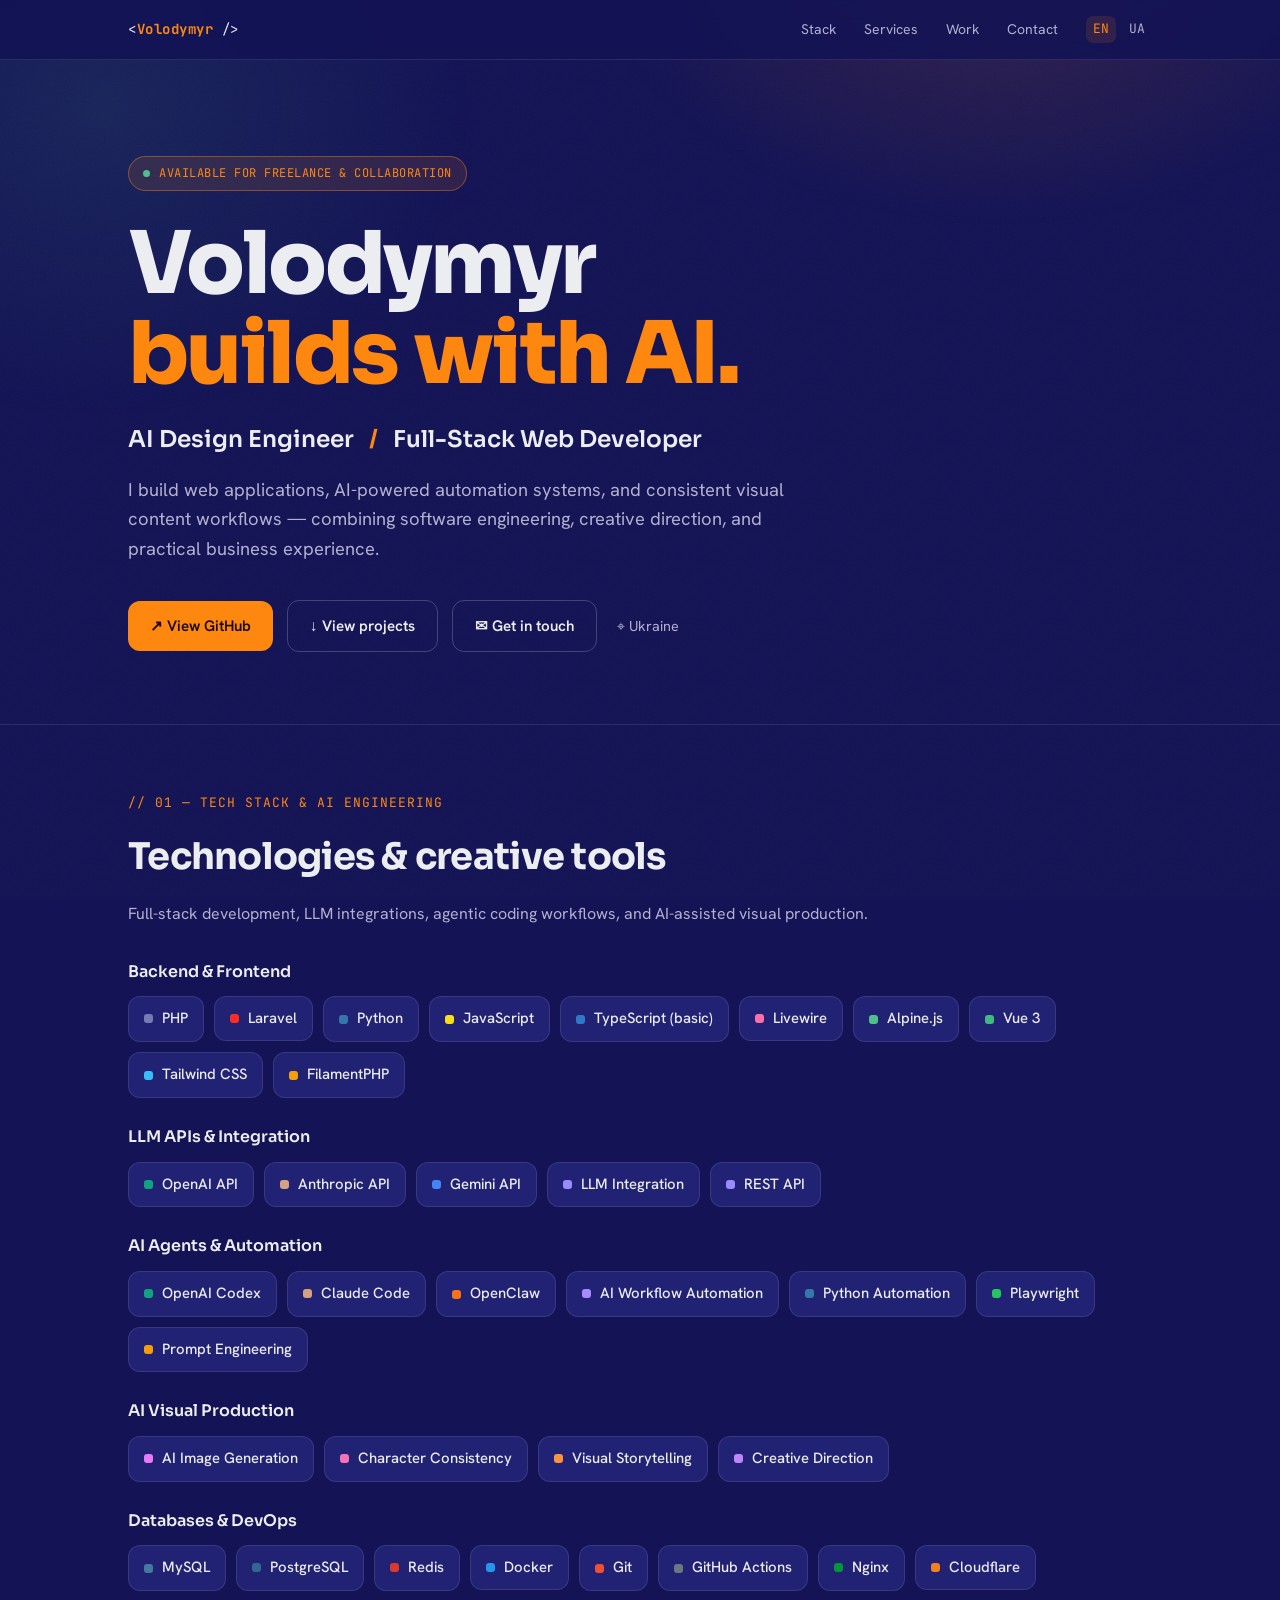
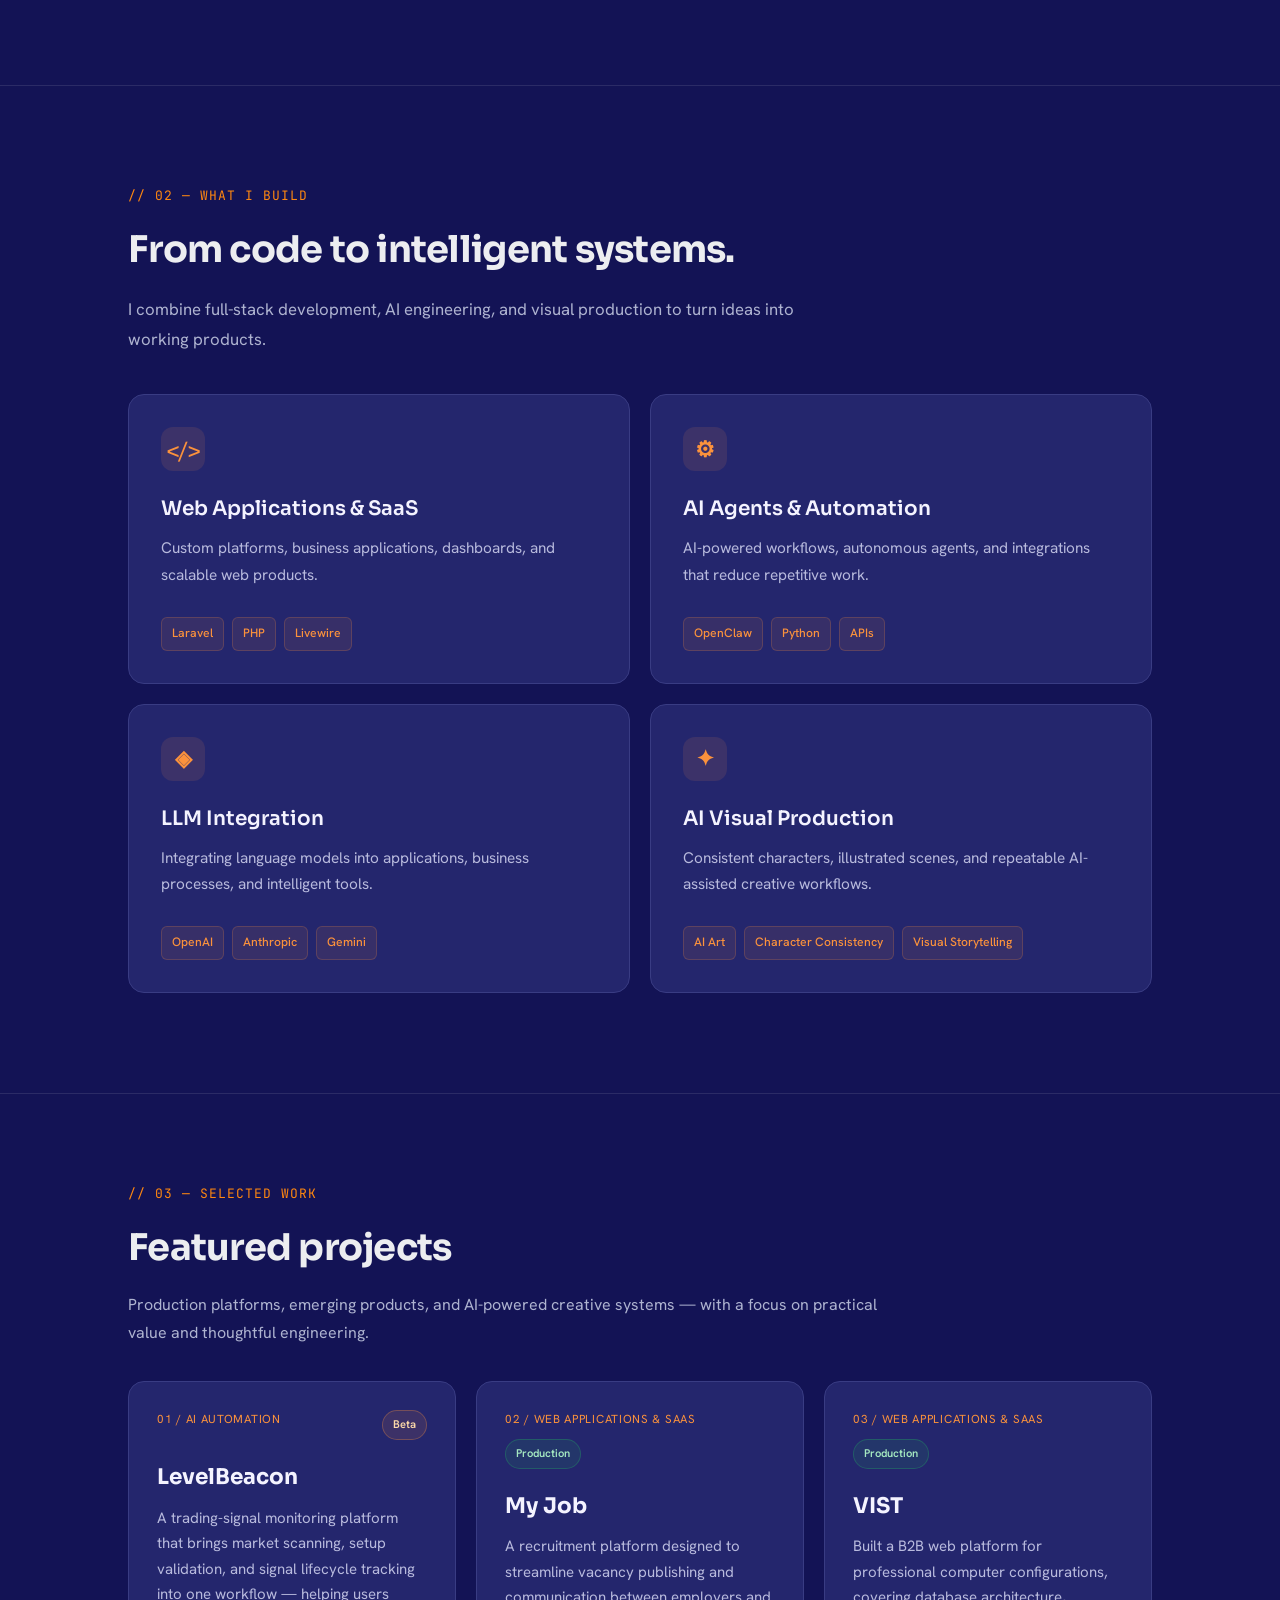
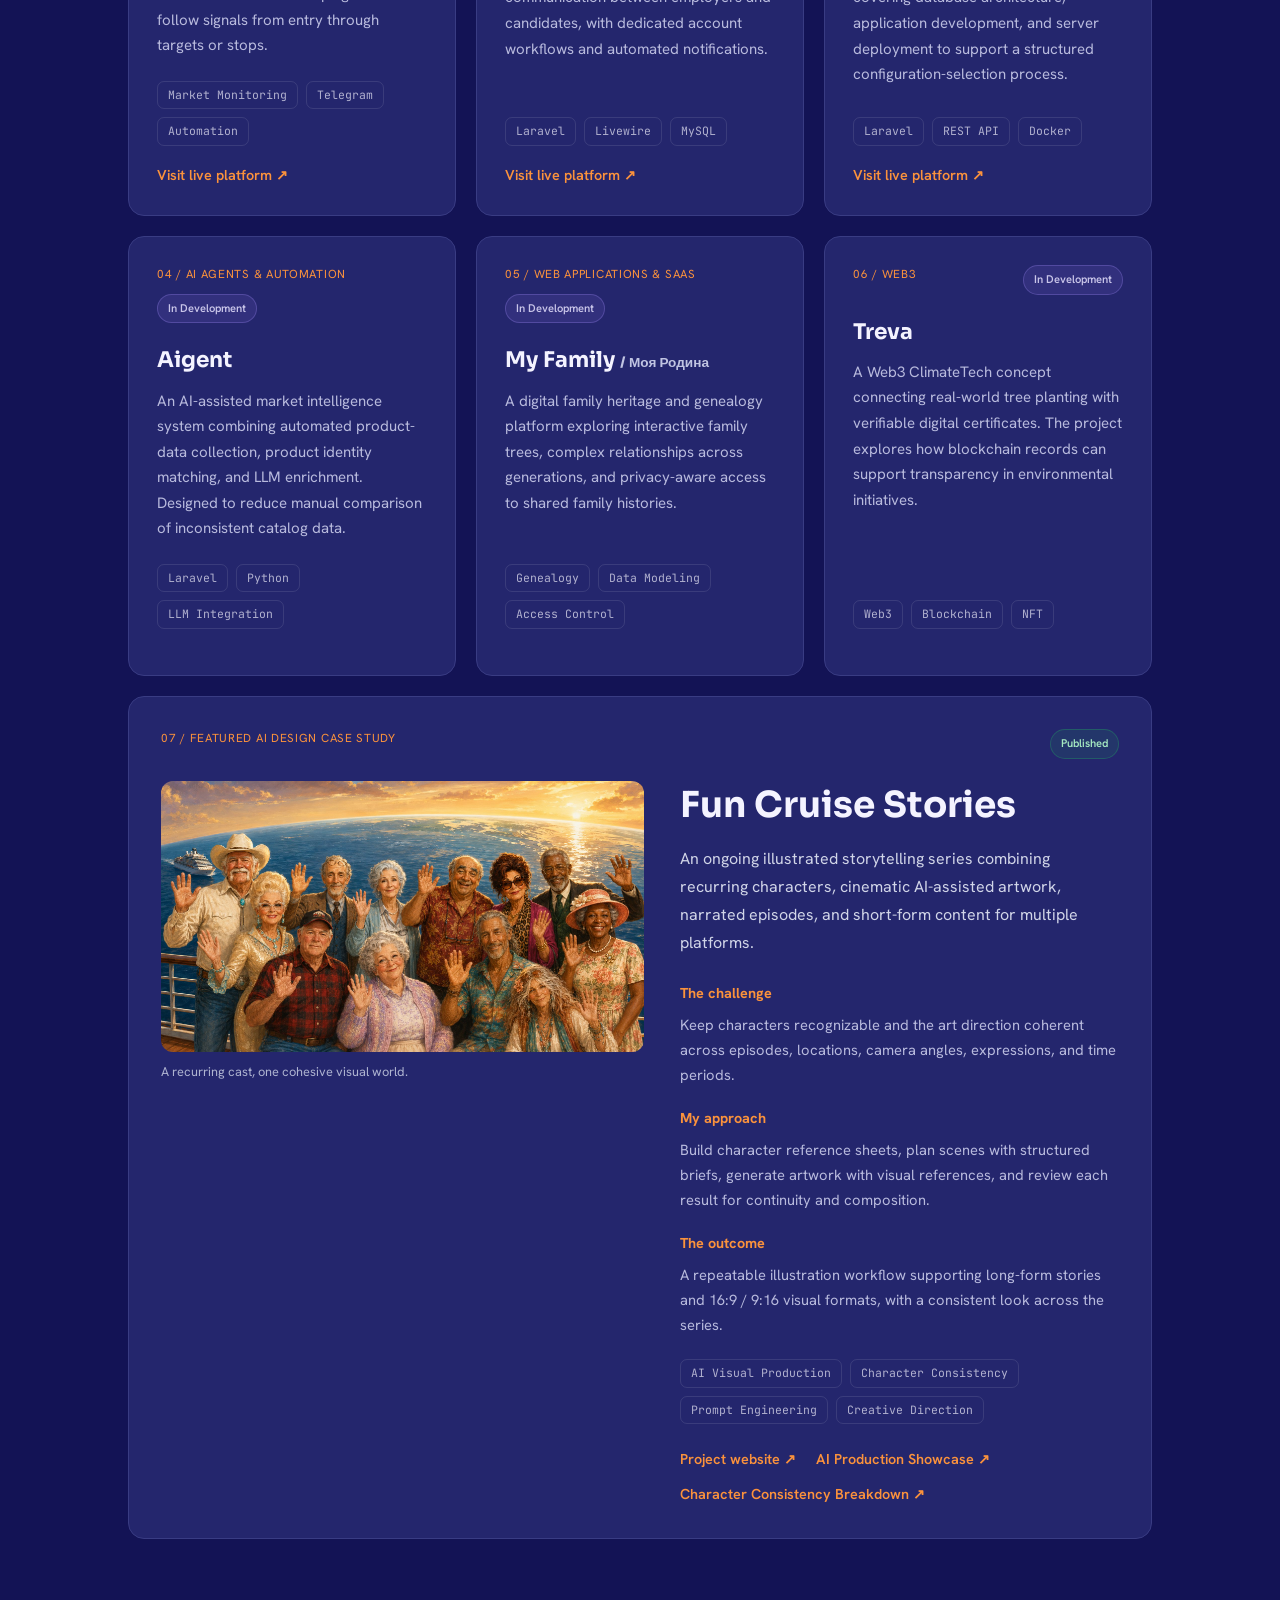
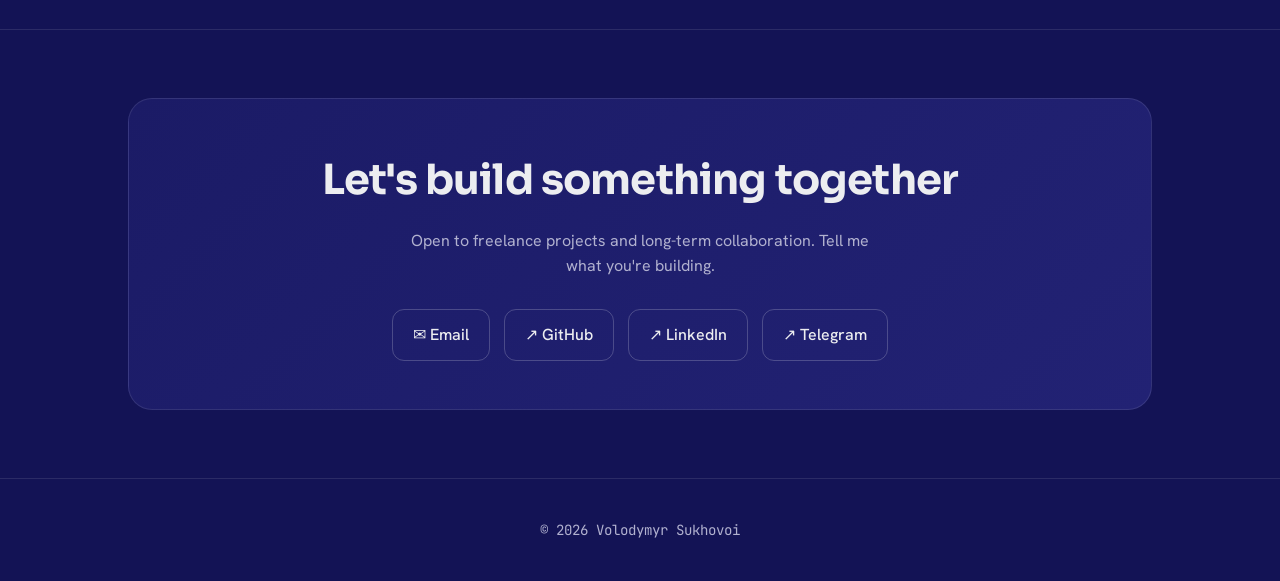
<file: index.html>
<!DOCTYPE html>
<html lang="en">
<head>
<meta charset="UTF-8" />
<meta name="viewport" content="width=device-width, initial-scale=1.0" />
<meta name="freelancehunt" content="3b744ae8a81d800" />
<meta name="description" content="Volodymyr Sukhovoi — AI Design Engineer and Full-Stack Web Developer. Laravel, Python, AI agents, automation, and visual production." />
<meta name="author" content="Volodymyr Sukhovoi" />
<title>Volodymyr Sukhovoi | AI Design Engineer &amp; Full-Stack Developer</title>
<link rel="canonical" href="https://vsukhovoi.github.io/" />
<link rel="alternate" hreflang="en" href="https://vsukhovoi.github.io/" />
<link rel="alternate" hreflang="uk" href="https://vsukhovoi.github.io/ua/" />
<link rel="alternate" hreflang="x-default" href="https://vsukhovoi.github.io/" />
<link rel="preconnect" href="https://fonts.googleapis.com" />
<link rel="preconnect" href="https://fonts.gstatic.com" crossorigin />
<link href="https://fonts.googleapis.com/css2?family=Sora:wght@400;600;700;800&family=Hanken+Grotesk:wght@400;500;600&family=JetBrains+Mono:wght@400;500&display=swap" rel="stylesheet" />
<link rel="stylesheet" href="style.css?v=202610191628" />
</head>
<body>
<nav><div class="nav-inner"><a href="#" class="logo">&lt;<b>Volodymyr</b> /&gt;</a><div class="nav-right"><div class="nav-links"><a href="#stack">Stack</a><a href="#services">Services</a><a href="#work">Work</a><a href="#contact">Contact</a></div><div class="lang"><a href="./" aria-current="page">EN</a><a href="ua/" hreflang="uk" lang="uk">UA</a></div></div></div></nav>
<header><div class="wrap">
<span class="eyebrow reveal d1"><span class="dot"></span> AVAILABLE FOR FREELANCE &amp; COLLABORATION</span>
<h1 class="reveal d2">Volodymyr<br><span class="accent">builds with AI.</span></h1>
<p class="role reveal d3">AI Design Engineer <span class="sep">/</span> Full-Stack Web Developer</p>
<p class="lead reveal d4">I build web applications, AI-powered automation systems, and consistent visual content workflows — combining software engineering, creative direction, and practical business experience.</p>
<div class="cta reveal d5"><a href="https://github.com/vsukhovoi" class="btn btn-primary" target="_blank" rel="noopener noreferrer">↗ View GitHub</a><a class="btn btn-ghost" href="#work">↓ View projects</a><a href="mailto:volodymyrsukhovoi@gmail.com" class="btn btn-ghost">✉ Get in touch</a><span class="meta-chip">⌖ Ukraine</span></div>
</div></header>
<section id="stack"><div class="wrap"><div class="sec-label">// 01 — TECH STACK &amp; AI ENGINEERING</div><h2 class="sec-title">Technologies &amp; creative tools</h2><p class="sec-intro">Full-stack development, LLM integrations, agentic coding workflows, and AI-assisted visual production.</p>
<div class="stack-group"><h3>Backend &amp; Frontend</h3><div class="stack">
<span class="chip"><i class="swatch" style="background:#777BB4"></i>PHP</span><span class="chip"><i class="swatch" style="background:#FF2D20"></i>Laravel</span><span class="chip"><i class="swatch" style="background:#3776AB"></i>Python</span><span class="chip"><i class="swatch" style="background:#F7DF1E"></i>JavaScript</span><span class="chip"><i class="swatch" style="background:#3178C6"></i>TypeScript (basic)</span><span class="chip"><i class="swatch" style="background:#FB70A9"></i>Livewire</span><span class="chip"><i class="swatch" style="background:#4FC08D"></i>Alpine.js</span><span class="chip"><i class="swatch" style="background:#42B883"></i>Vue 3</span><span class="chip"><i class="swatch" style="background:#38BDF8"></i>Tailwind CSS</span><span class="chip"><i class="swatch" style="background:#F59E0B"></i>FilamentPHP</span>
</div></div>
<div class="stack-group"><h3>LLM APIs &amp; Integration</h3><div class="stack">
<span class="chip"><i class="swatch" style="background:#10A37F"></i>OpenAI API</span><span class="chip"><i class="swatch" style="background:#D4A27F"></i>Anthropic API</span><span class="chip"><i class="swatch" style="background:#4285F4"></i>Gemini API</span><span class="chip"><i class="swatch" style="background:#9B8AFB"></i>LLM Integration</span><span class="chip"><i class="swatch" style="background:#9B8AFB"></i>REST API</span>
</div></div>
<div class="stack-group"><h3>AI Agents &amp; Automation</h3><div class="stack">
<span class="chip"><i class="swatch" style="background:#10A37F"></i>OpenAI Codex</span><span class="chip"><i class="swatch" style="background:#D4A27F"></i>Claude Code</span><span class="chip"><i class="swatch" style="background:#F97316"></i>OpenClaw</span><span class="chip"><i class="swatch" style="background:#A78BFA"></i>AI Workflow Automation</span><span class="chip"><i class="swatch" style="background:#3776AB"></i>Python Automation</span><span class="chip"><i class="swatch" style="background:#22C55E"></i>Playwright</span><span class="chip"><i class="swatch" style="background:#F59E0B"></i>Prompt Engineering</span>
</div></div>
<div class="stack-group"><h3>AI Visual Production</h3><div class="stack">
<span class="chip"><i class="swatch" style="background:#E879F9"></i>AI Image Generation</span><span class="chip"><i class="swatch" style="background:#F472B6"></i>Character Consistency</span><span class="chip"><i class="swatch" style="background:#FB923C"></i>Visual Storytelling</span><span class="chip"><i class="swatch" style="background:#C084FC"></i>Creative Direction</span>
</div></div>
<div class="stack-group"><h3>Databases &amp; DevOps</h3><div class="stack">
<span class="chip"><i class="swatch" style="background:#4479A1"></i>MySQL</span><span class="chip"><i class="swatch" style="background:#336791"></i>PostgreSQL</span><span class="chip"><i class="swatch" style="background:#DC382D"></i>Redis</span><span class="chip"><i class="swatch" style="background:#2496ED"></i>Docker</span><span class="chip"><i class="swatch" style="background:#F05032"></i>Git</span><span class="chip"><i class="swatch" style="background:#6E7681"></i>GitHub Actions</span><span class="chip"><i class="swatch" style="background:#009639"></i>Nginx</span><span class="chip"><i class="swatch" style="background:#F38020"></i>Cloudflare</span>
</div></div>
</div></section>
<section id="services" class="services-section">
  <div class="wrap">
    <div class="sec-label">// 02 — WHAT I BUILD</div>

    <h2 class="sec-title">From code to intelligent systems.</h2>

    <p class="services-intro">
      I combine full-stack development, AI engineering, and visual
      production to turn ideas into working products.
    </p>

    <div class="services-grid">

      <!-- 01: Web Applications &amp; SaaS -->
      <article class="service-card">
        <div class="service-icon" aria-hidden="true">
          &lt;/&gt;
        </div>

        <h3>Web Applications &amp; SaaS</h3>

        <p>
          Custom platforms, business applications, dashboards,
          and scalable web products.
        </p>

        <div class="service-tags">
          <span>Laravel</span>
          <span>PHP</span>
          <span>Livewire</span>
        </div>
      </article>

      <!-- 02: AI Agents &amp; Automation -->
      <article class="service-card">
        <div class="service-icon" aria-hidden="true">
          &#9881;&#xFE0E;
        </div>

        <h3>AI Agents &amp; Automation</h3>

        <p>
          AI-powered workflows, autonomous agents, and integrations
          that reduce repetitive work.
        </p>

        <div class="service-tags">
          <span>OpenClaw</span>
          <span>Python</span>
          <span>APIs</span>
        </div>
      </article>

      <!-- 03: LLM Integration -->
      <article class="service-card">
        <div class="service-icon" aria-hidden="true">
          &#9672;
        </div>

        <h3>LLM Integration</h3>

        <p>
          Integrating language models into applications,
          business processes, and intelligent tools.
        </p>

        <div class="service-tags">
          <span>OpenAI</span>
          <span>Anthropic</span>
          <span>Gemini</span>
        </div>
      </article>

      <!-- 04: AI Visual Production -->
      <article class="service-card">
        <div class="service-icon" aria-hidden="true">
          &#10022;
        </div>

        <h3>AI Visual Production</h3>

        <p>
          Consistent characters, illustrated scenes,
          and repeatable AI-assisted creative workflows.
        </p>

        <div class="service-tags">
          <span>AI Art</span>
          <span>Character Consistency</span>
          <span>Visual Storytelling</span>
        </div>
      </article>

    </div>
  </div>
</section>
<section class="work-section" id="work"><div class="wrap">
<div class="sec-label">// 03 — SELECTED WORK</div>
<h2 class="sec-title">Featured projects</h2>
<p class="work-intro">Production platforms, emerging products, and AI-powered creative systems — with a focus on practical value and thoughtful engineering.</p>
<div class="portfolio-grid">
<article class="portfolio-card"><div class="portfolio-card-top"><span class="num">01 / AI AUTOMATION</span><span class="project-status status-beta">Beta</span></div><h3>LevelBeacon</h3><p>A trading-signal monitoring platform that brings market scanning, setup validation, and signal lifecycle tracking into one workflow — helping users follow signals from entry through targets or stops.</p><div class="tags"><span class="tag">Market Monitoring</span><span class="tag">Telegram</span><span class="tag">Automation</span></div><a class="portfolio-link" href="https://levelbeacon.pp.ua/" rel="noopener noreferrer" target="_blank">Visit live platform ↗</a></article>
<article class="portfolio-card"><div class="portfolio-card-top"><span class="num">02 / WEB APPLICATIONS &amp; SAAS</span><span class="project-status status-live">Production</span></div><h3>My Job</h3><p>A recruitment platform designed to streamline vacancy publishing and communication between employers and candidates, with dedicated account workflows and automated notifications.</p><div class="tags"><span class="tag">Laravel</span><span class="tag">Livewire</span><span class="tag">MySQL</span></div><a class="portfolio-link" href="https://myjob.co.ua/" rel="noopener noreferrer" target="_blank">Visit live platform ↗</a></article>
<article class="portfolio-card"><div class="portfolio-card-top"><span class="num">03 / WEB APPLICATIONS &amp; SAAS</span><span class="project-status status-live">Production</span></div><h3>VIST</h3><p>Built a B2B web platform for professional computer configurations, covering database architecture, application development, and server deployment to support a structured configuration-selection process.</p><div class="tags"><span class="tag">Laravel</span><span class="tag">REST API</span><span class="tag">Docker</span></div><a class="portfolio-link" href="https://vist.net.ua/" rel="noopener noreferrer" target="_blank">Visit live platform ↗</a></article>
<article class="portfolio-card"><div class="portfolio-card-top"><span class="num">04 / AI AGENTS &amp; AUTOMATION</span><span class="project-status status-dev">In Development</span></div><h3>Aigent</h3><p>An AI-assisted market intelligence system combining automated product-data collection, product identity matching, and LLM enrichment. Designed to reduce manual comparison of inconsistent catalog data.</p><div class="tags"><span class="tag">Laravel</span><span class="tag">Python</span><span class="tag">LLM Integration</span></div></article>
<article class="portfolio-card"><div class="portfolio-card-top"><span class="num">05 / WEB APPLICATIONS &amp; SAAS</span><span class="project-status status-dev">In Development</span></div><h3>My Family <span class="portfolio-subtitle">/ Моя Родина</span></h3><p>A digital family heritage and genealogy platform exploring interactive family trees, complex relationships across generations, and privacy-aware access to shared family histories.</p><div class="tags"><span class="tag">Genealogy</span><span class="tag">Data Modeling</span><span class="tag">Access Control</span></div></article>
<article class="portfolio-card"><div class="portfolio-card-top"><span class="num">06 / WEB3</span><span class="project-status status-dev">In Development</span></div><h3>Treva</h3><p>A Web3 ClimateTech concept connecting real-world tree planting with verifiable digital certificates. The project explores how blockchain records can support transparency in environmental initiatives.</p><div class="tags"><span class="tag">Web3</span><span class="tag">Blockchain</span><span class="tag">NFT</span></div></article>
<article class="portfolio-card featured-ai-case"><div class="portfolio-card-top"><span class="num">07 / FEATURED AI DESIGN CASE STUDY</span><span class="project-status status-published">Published</span></div><div class="featured-case-layout"><div class="featured-case-visual"><img alt="Fun Cruise Stories: an ensemble of twelve recurring illustrated characters waving on a cruise ship deck at sunset" decoding="async" height="1080" loading="lazy" src="images/fun-cruise-stories-cover.jpg" width="1920"/><p class="image-caption">A recurring cast, one cohesive visual world.</p></div><div class="featured-case-content"><h3>Fun Cruise Stories</h3><p class="featured-case-lead">An ongoing illustrated storytelling series combining recurring characters, cinematic AI-assisted artwork, narrated episodes, and short-form content for multiple platforms.</p><div class="case-detail"><h4>The challenge</h4><p>Keep characters recognizable and the art direction coherent across episodes, locations, camera angles, expressions, and time periods.</p></div><div class="case-detail"><h4>My approach</h4><p>Build character reference sheets, plan scenes with structured briefs, generate artwork with visual references, and review each result for continuity and composition.</p></div><div class="case-detail"><h4>The outcome</h4><p>A repeatable illustration workflow supporting long-form stories and 16:9 / 9:16 visual formats, with a consistent look across the series.</p></div><div class="tags"><span class="tag">AI Visual Production</span><span class="tag">Character Consistency</span><span class="tag">Prompt Engineering</span><span class="tag">Creative Direction</span></div><div class="featured-case-links"><a href="https://funcruisestories.pp.ua/" rel="noopener noreferrer" target="_blank">Project website ↗</a><a href="https://github.com/vsukhovoi/ai-design-automation-showcase" rel="noopener noreferrer" target="_blank">AI Production Showcase ↗</a><a href="https://github.com/vsukhovoi/ai-design-automation-showcase/tree/main/breakdown" rel="noopener noreferrer" target="_blank">Character Consistency Breakdown ↗</a></div></div></div></article>
</div></div></section>
<section id="contact"><div class="wrap"><div class="contact-box"><h2>Let's build something together</h2><p>Open to freelance projects and long-term collaboration. Tell me what you're building.</p><div class="socials"><a href="mailto:volodymyrsukhovoi@gmail.com" class="soc">✉ Email</a><a href="https://github.com/vsukhovoi" class="soc" target="_blank" rel="noopener noreferrer">↗ GitHub</a><a href="https://linkedin.com/in/volodymyr-sukhovoi" class="soc" target="_blank" rel="noopener noreferrer">↗ LinkedIn</a><a href="https://t.me/vsukhovoi" class="soc" target="_blank" rel="noopener noreferrer">↗ Telegram</a></div></div></div></section>
<footer><div class="wrap"><span class="mono">© <span id="year">2026</span> Volodymyr Sukhovoi</span></div></footer>
<script src="script.js?v=202610191628"></script>
</body>
</html>
</file>
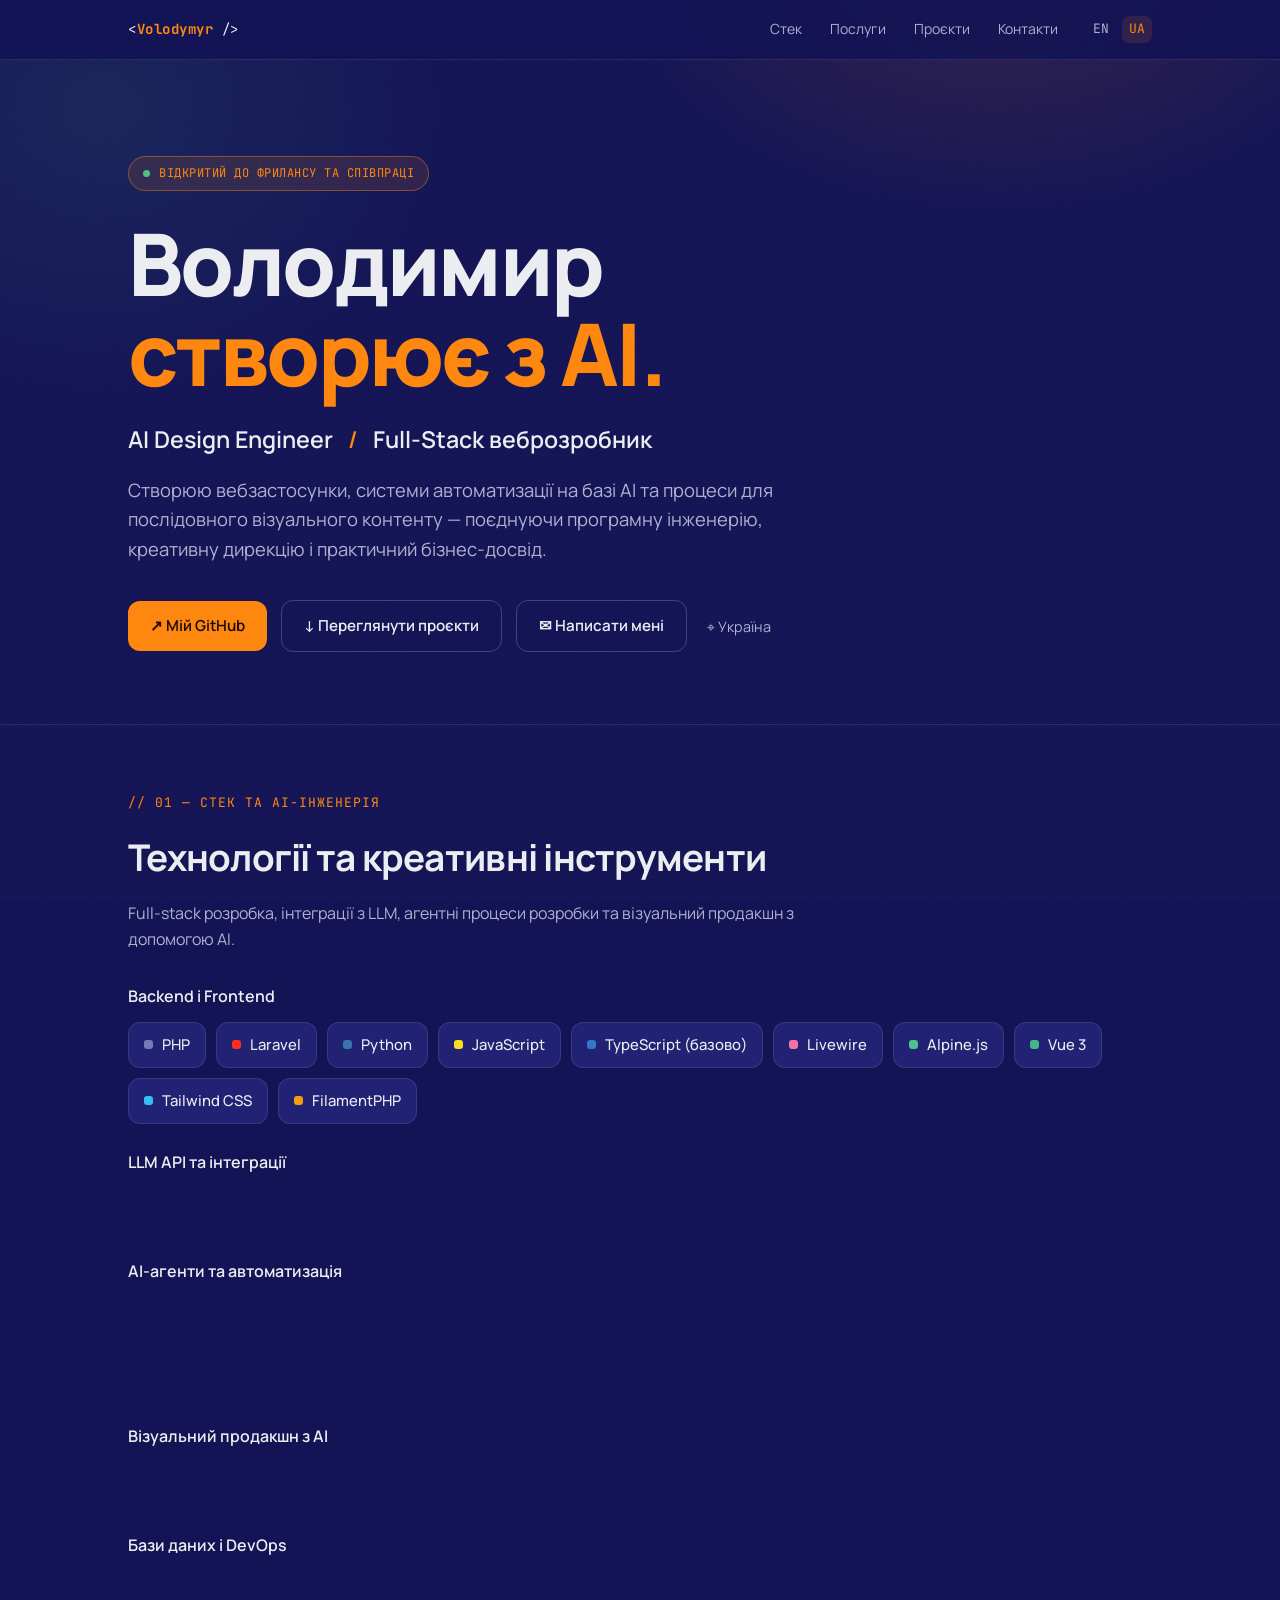
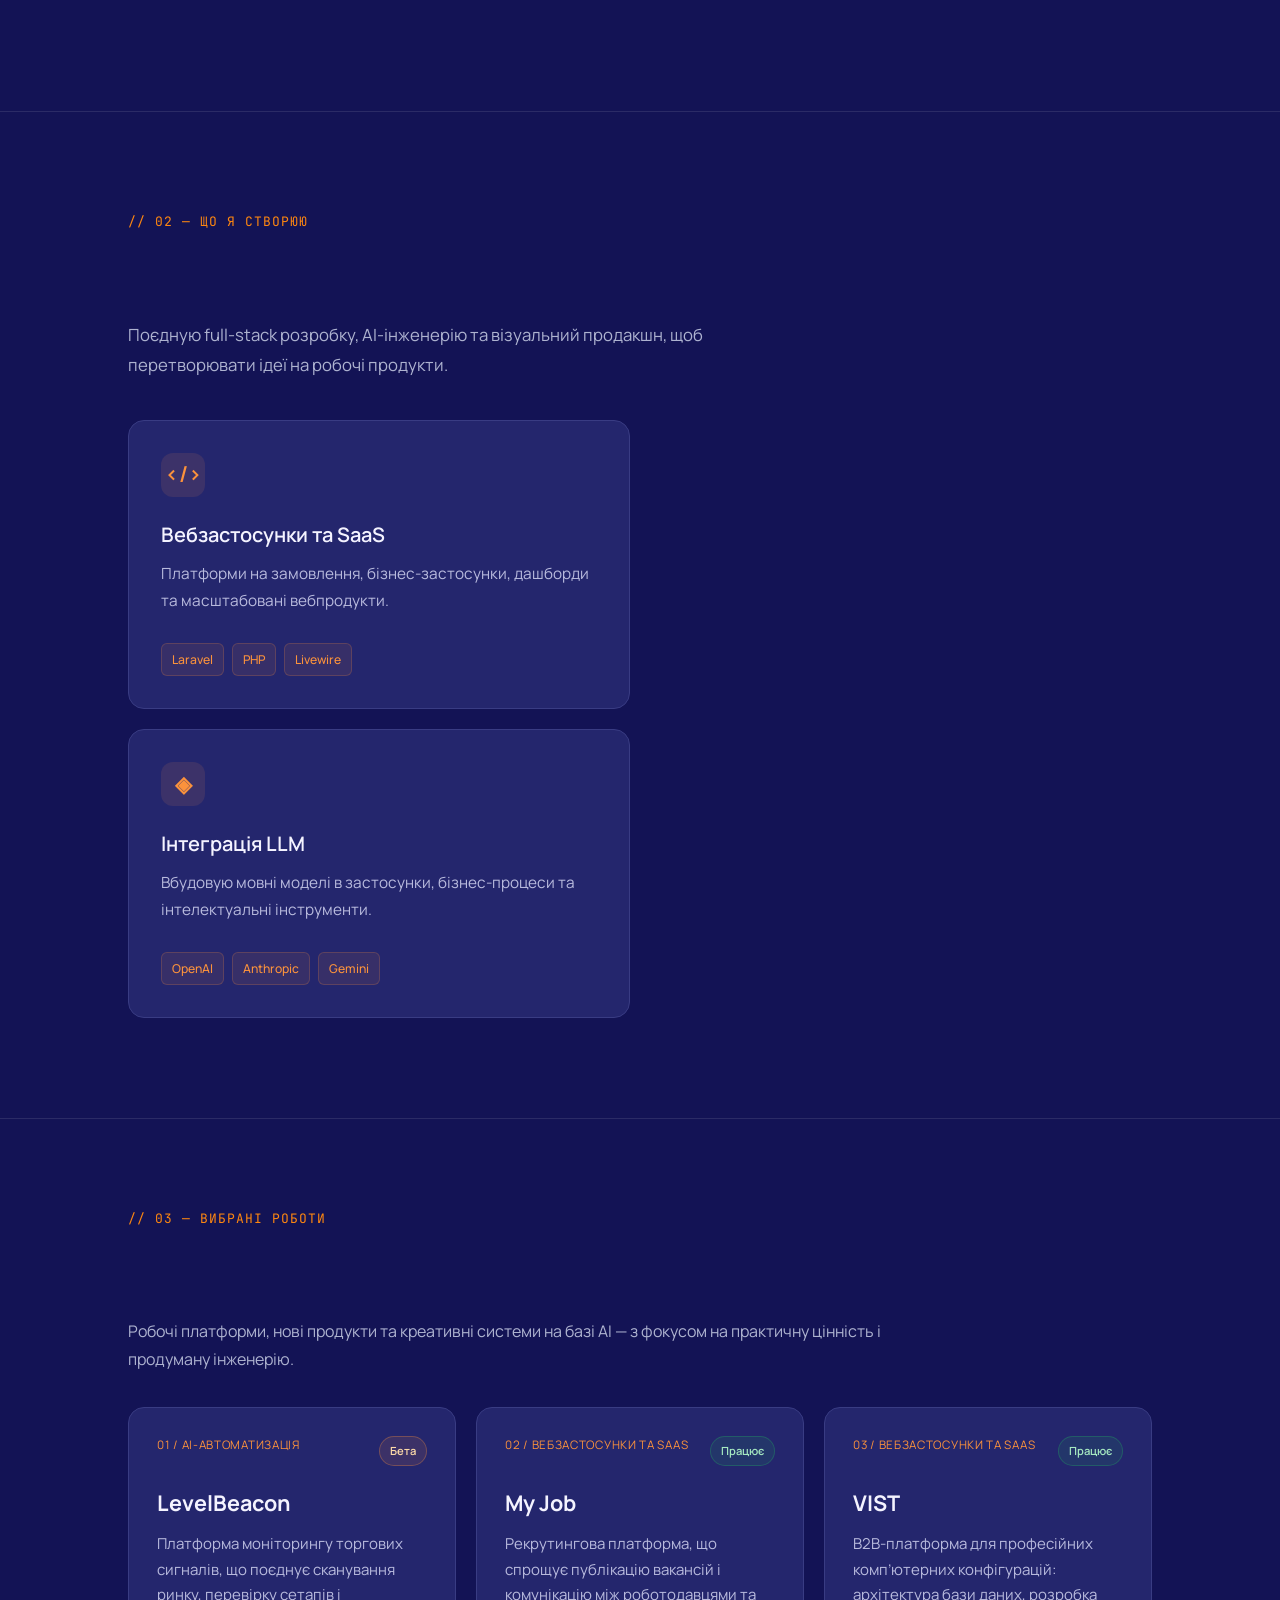
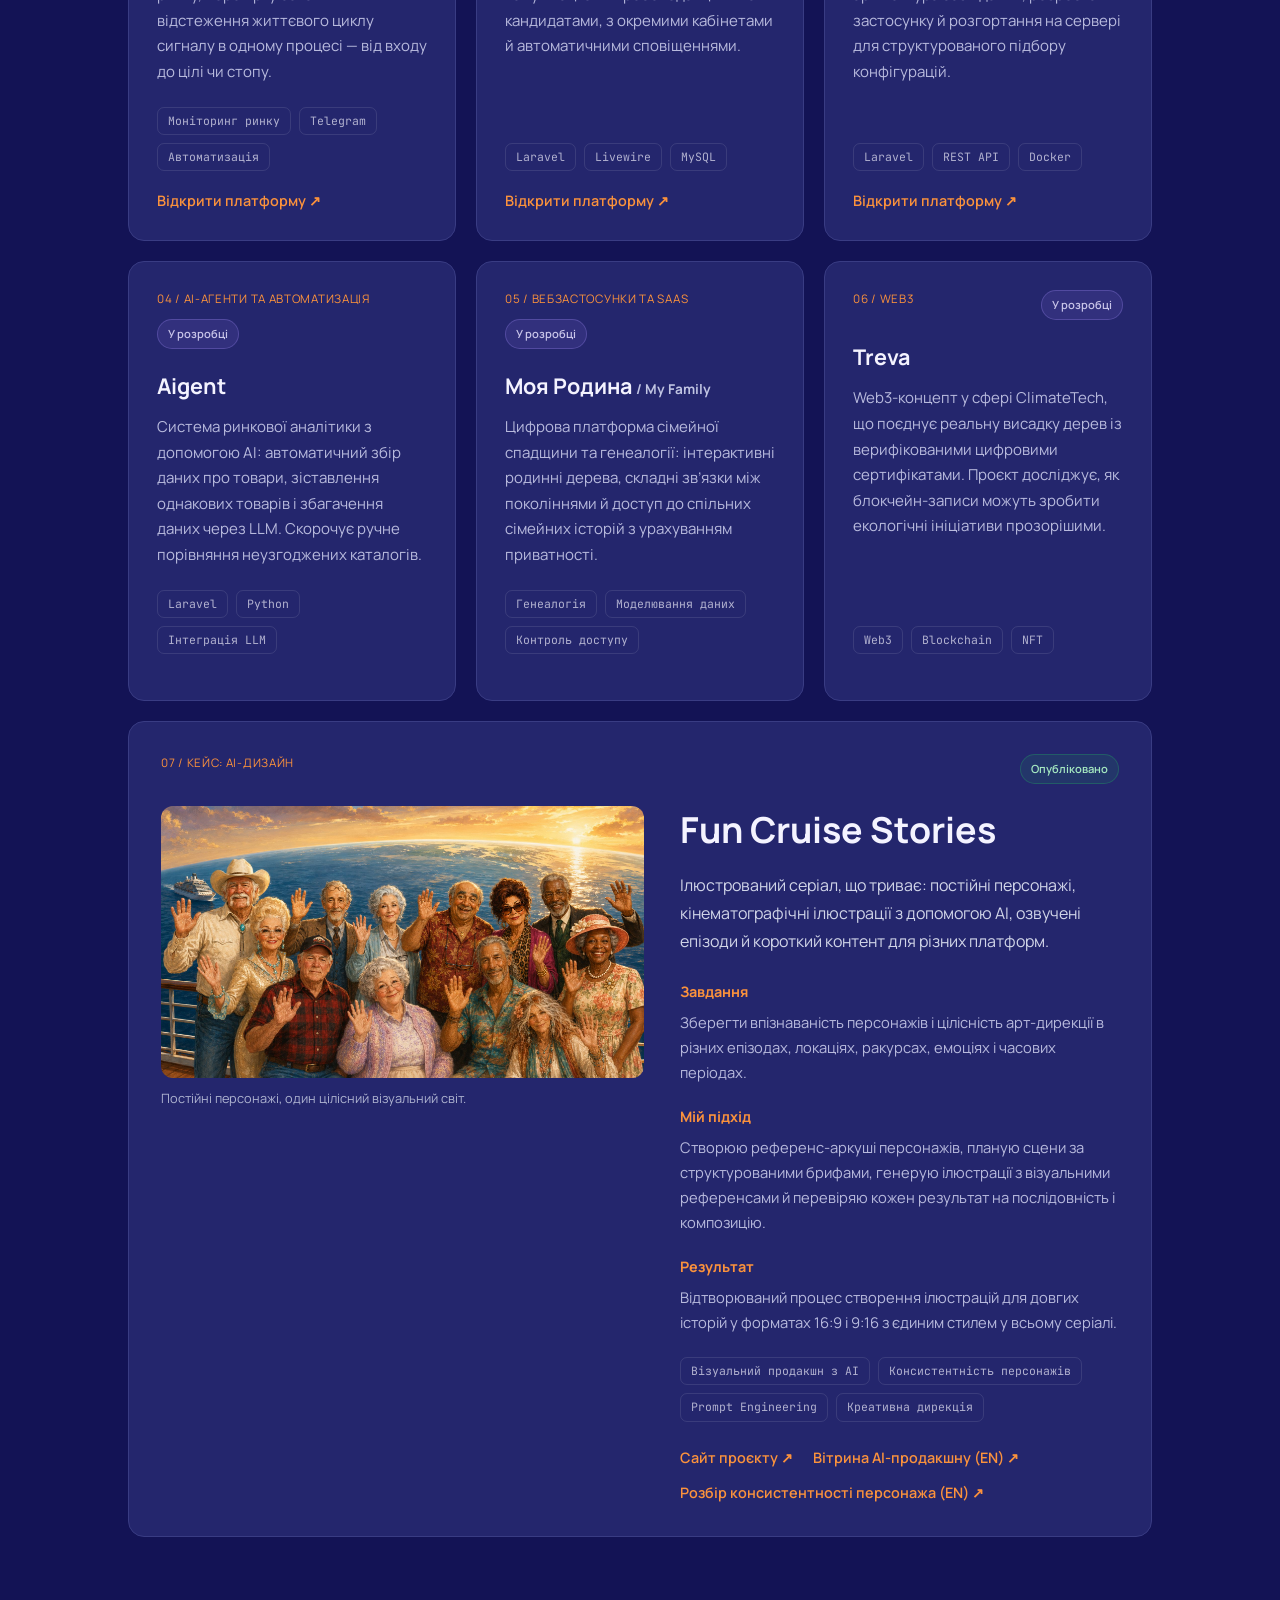
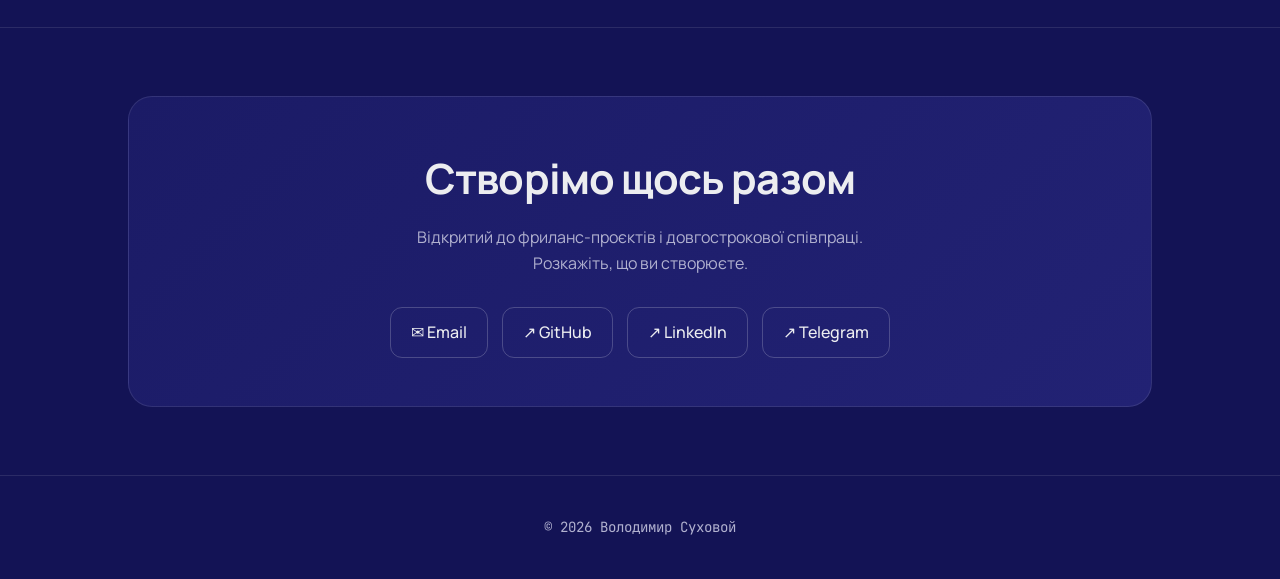
<file: ua/index.html>
<!DOCTYPE html>
<html lang="uk">
<head>
<meta charset="UTF-8" />
<meta name="viewport" content="width=device-width, initial-scale=1.0" />
<meta name="description" content="Володимир Суховой — AI Design Engineer і Full-Stack веброзробник. Laravel, Python, AI-агенти, автоматизація та візуальний продакшн." />
<meta name="author" content="Володимир Суховой" />
<title>Володимир Суховой | AI Design Engineer і Full-Stack розробник</title>
<link rel="canonical" href="https://vsukhovoi.github.io/ua/" />
<link rel="alternate" hreflang="en" href="https://vsukhovoi.github.io/" />
<link rel="alternate" hreflang="uk" href="https://vsukhovoi.github.io/ua/" />
<link rel="alternate" hreflang="x-default" href="https://vsukhovoi.github.io/" />
<link rel="preconnect" href="https://fonts.googleapis.com" />
<link rel="preconnect" href="https://fonts.gstatic.com" crossorigin />
<link href="https://fonts.googleapis.com/css2?family=Manrope:wght@400;500;600;700;800&family=JetBrains+Mono:wght@400;500&display=swap" rel="stylesheet" />
<link rel="stylesheet" href="../style.css?v=202610191628" />
</head>
<body>
<nav><div class="nav-inner"><a href="#" class="logo">&lt;<b>Volodymyr</b> /&gt;</a><div class="nav-right"><div class="nav-links"><a href="#stack">Стек</a><a href="#services">Послуги</a><a href="#work">Проєкти</a><a href="#contact">Контакти</a></div><div class="lang"><a href="../" hreflang="en" lang="en">EN</a><a href="./" aria-current="page">UA</a></div></div></div></nav>
<header><div class="wrap">
<span class="eyebrow reveal d1"><span class="dot"></span> ВІДКРИТИЙ ДО ФРИЛАНСУ ТА СПІВПРАЦІ</span>
<h1 class="reveal d2">Володимир<br><span class="accent">створює з AI.</span></h1>
<p class="role reveal d3">AI Design Engineer <span class="sep">/</span> Full-Stack веброзробник</p>
<p class="lead reveal d4">Створюю вебзастосунки, системи автоматизації на базі AI та процеси для послідовного візуального контенту — поєднуючи програмну інженерію, креативну дирекцію і практичний бізнес-досвід.</p>
<div class="cta reveal d5"><a href="https://github.com/vsukhovoi" class="btn btn-primary" target="_blank" rel="noopener noreferrer">↗ Мій GitHub</a><a class="btn btn-ghost" href="#work">↓ Переглянути проєкти</a><a href="mailto:volodymyrsukhovoi@gmail.com" class="btn btn-ghost">✉ Написати мені</a><span class="meta-chip">⌖ Україна</span></div>
</div></header>
<section id="stack"><div class="wrap"><div class="sec-label">// 01 — СТЕК ТА AI-ІНЖЕНЕРІЯ</div><h2 class="sec-title">Технології та креативні інструменти</h2><p class="sec-intro">Full-stack розробка, інтеграції з LLM, агентні процеси розробки та візуальний продакшн з допомогою AI.</p>
<div class="stack-group"><h3>Backend і Frontend</h3><div class="stack">
<span class="chip"><i class="swatch" style="background:#777BB4"></i>PHP</span><span class="chip"><i class="swatch" style="background:#FF2D20"></i>Laravel</span><span class="chip"><i class="swatch" style="background:#3776AB"></i>Python</span><span class="chip"><i class="swatch" style="background:#F7DF1E"></i>JavaScript</span><span class="chip"><i class="swatch" style="background:#3178C6"></i>TypeScript (базово)</span><span class="chip"><i class="swatch" style="background:#FB70A9"></i>Livewire</span><span class="chip"><i class="swatch" style="background:#4FC08D"></i>Alpine.js</span><span class="chip"><i class="swatch" style="background:#42B883"></i>Vue 3</span><span class="chip"><i class="swatch" style="background:#38BDF8"></i>Tailwind CSS</span><span class="chip"><i class="swatch" style="background:#F59E0B"></i>FilamentPHP</span>
</div></div>
<div class="stack-group"><h3>LLM API та інтеграції</h3><div class="stack">
<span class="chip"><i class="swatch" style="background:#10A37F"></i>OpenAI API</span><span class="chip"><i class="swatch" style="background:#D4A27F"></i>Anthropic API</span><span class="chip"><i class="swatch" style="background:#4285F4"></i>Gemini API</span><span class="chip"><i class="swatch" style="background:#9B8AFB"></i>Інтеграція LLM</span><span class="chip"><i class="swatch" style="background:#9B8AFB"></i>REST API</span>
</div></div>
<div class="stack-group"><h3>AI-агенти та автоматизація</h3><div class="stack">
<span class="chip"><i class="swatch" style="background:#10A37F"></i>OpenAI Codex</span><span class="chip"><i class="swatch" style="background:#D4A27F"></i>Claude Code</span><span class="chip"><i class="swatch" style="background:#F97316"></i>OpenClaw</span><span class="chip"><i class="swatch" style="background:#A78BFA"></i>Автоматизація процесів з AI</span><span class="chip"><i class="swatch" style="background:#3776AB"></i>Автоматизація на Python</span><span class="chip"><i class="swatch" style="background:#22C55E"></i>Playwright</span><span class="chip"><i class="swatch" style="background:#F59E0B"></i>Prompt Engineering</span>
</div></div>
<div class="stack-group"><h3>Візуальний продакшн з AI</h3><div class="stack">
<span class="chip"><i class="swatch" style="background:#E879F9"></i>Генерація зображень з AI</span><span class="chip"><i class="swatch" style="background:#F472B6"></i>Консистентність персонажів</span><span class="chip"><i class="swatch" style="background:#FB923C"></i>Візуальний сторітелінг</span><span class="chip"><i class="swatch" style="background:#C084FC"></i>Креативна дирекція</span>
</div></div>
<div class="stack-group"><h3>Бази даних і DevOps</h3><div class="stack">
<span class="chip"><i class="swatch" style="background:#4479A1"></i>MySQL</span><span class="chip"><i class="swatch" style="background:#336791"></i>PostgreSQL</span><span class="chip"><i class="swatch" style="background:#DC382D"></i>Redis</span><span class="chip"><i class="swatch" style="background:#2496ED"></i>Docker</span><span class="chip"><i class="swatch" style="background:#F05032"></i>Git</span><span class="chip"><i class="swatch" style="background:#6E7681"></i>GitHub Actions</span><span class="chip"><i class="swatch" style="background:#009639"></i>Nginx</span><span class="chip"><i class="swatch" style="background:#F38020"></i>Cloudflare</span>
</div></div>
</div></section>
<section id="services" class="services-section">
  <div class="wrap">
    <div class="sec-label">// 02 — ЩО Я СТВОРЮЮ</div>

    <h2 class="sec-title">Від коду до інтелектуальних систем.</h2>

    <p class="services-intro">
      Поєдную full-stack розробку, AI-інженерію та візуальний
      продакшн, щоб перетворювати ідеї на робочі продукти.
    </p>

    <div class="services-grid">

      <!-- 01: Web Applications &amp; SaaS -->
      <article class="service-card">
        <div class="service-icon" aria-hidden="true">
          &lt;/&gt;
        </div>

        <h3>Вебзастосунки та SaaS</h3>

        <p>
          Платформи на замовлення, бізнес-застосунки, дашборди
          та масштабовані вебпродукти.
        </p>

        <div class="service-tags">
          <span>Laravel</span>
          <span>PHP</span>
          <span>Livewire</span>
        </div>
      </article>

      <!-- 02: AI Agents &amp; Automation -->
      <article class="service-card">
        <div class="service-icon" aria-hidden="true">
          &#9881;&#xFE0E;
        </div>

        <h3>AI-агенти та автоматизація</h3>

        <p>
          Процеси на базі AI, автономні агенти та інтеграції,
          що прибирають рутинну роботу.
        </p>

        <div class="service-tags">
          <span>OpenClaw</span>
          <span>Python</span>
          <span>API</span>
        </div>
      </article>

      <!-- 03: LLM Integration -->
      <article class="service-card">
        <div class="service-icon" aria-hidden="true">
          &#9672;
        </div>

        <h3>Інтеграція LLM</h3>

        <p>
          Вбудовую мовні моделі в застосунки,
          бізнес-процеси та інтелектуальні інструменти.
        </p>

        <div class="service-tags">
          <span>OpenAI</span>
          <span>Anthropic</span>
          <span>Gemini</span>
        </div>
      </article>

      <!-- 04: AI Visual Production -->
      <article class="service-card">
        <div class="service-icon" aria-hidden="true">
          &#10022;
        </div>

        <h3>Візуальний продакшн з AI</h3>

        <p>
          Послідовні персонажі, ілюстровані сцени
          та відтворювані креативні процеси з допомогою AI.
        </p>

        <div class="service-tags">
          <span>AI-арт</span>
          <span>Консистентність персонажів</span>
          <span>Візуальний сторітелінг</span>
        </div>
      </article>

    </div>
  </div>
</section>
<section class="work-section" id="work"><div class="wrap">
<div class="sec-label">// 03 — ВИБРАНІ РОБОТИ</div>
<h2 class="sec-title">Ключові проєкти</h2>
<p class="work-intro">Робочі платформи, нові продукти та креативні системи на базі AI — з фокусом на практичну цінність і продуману інженерію.</p>
<div class="portfolio-grid">
<article class="portfolio-card"><div class="portfolio-card-top"><span class="num">01 / AI-АВТОМАТИЗАЦІЯ</span><span class="project-status status-beta">Бета</span></div><h3>LevelBeacon</h3><p>Платформа моніторингу торгових сигналів, що поєднує сканування ринку, перевірку сетапів і відстеження життєвого циклу сигналу в одному процесі — від входу до цілі чи стопу.</p><div class="tags"><span class="tag">Моніторинг ринку</span><span class="tag">Telegram</span><span class="tag">Автоматизація</span></div><a class="portfolio-link" href="https://levelbeacon.pp.ua/" rel="noopener noreferrer" target="_blank">Відкрити платформу ↗</a></article>
<article class="portfolio-card"><div class="portfolio-card-top"><span class="num">02 / ВЕБЗАСТОСУНКИ ТА SAAS</span><span class="project-status status-live">Працює</span></div><h3>My Job</h3><p>Рекрутингова платформа, що спрощує публікацію вакансій і комунікацію між роботодавцями та кандидатами, з окремими кабінетами й автоматичними сповіщеннями.</p><div class="tags"><span class="tag">Laravel</span><span class="tag">Livewire</span><span class="tag">MySQL</span></div><a class="portfolio-link" href="https://myjob.co.ua/" rel="noopener noreferrer" target="_blank">Відкрити платформу ↗</a></article>
<article class="portfolio-card"><div class="portfolio-card-top"><span class="num">03 / ВЕБЗАСТОСУНКИ ТА SAAS</span><span class="project-status status-live">Працює</span></div><h3>VIST</h3><p>B2B-платформа для професійних комп’ютерних конфігурацій: архітектура бази даних, розробка застосунку й розгортання на сервері для структурованого підбору конфігурацій.</p><div class="tags"><span class="tag">Laravel</span><span class="tag">REST API</span><span class="tag">Docker</span></div><a class="portfolio-link" href="https://vist.net.ua/" rel="noopener noreferrer" target="_blank">Відкрити платформу ↗</a></article>
<article class="portfolio-card"><div class="portfolio-card-top"><span class="num">04 / AI-АГЕНТИ ТА АВТОМАТИЗАЦІЯ</span><span class="project-status status-dev">У розробці</span></div><h3>Aigent</h3><p>Система ринкової аналітики з допомогою AI: автоматичний збір даних про товари, зіставлення однакових товарів і збагачення даних через LLM. Скорочує ручне порівняння неузгоджених каталогів.</p><div class="tags"><span class="tag">Laravel</span><span class="tag">Python</span><span class="tag">Інтеграція LLM</span></div></article>
<article class="portfolio-card"><div class="portfolio-card-top"><span class="num">05 / ВЕБЗАСТОСУНКИ ТА SAAS</span><span class="project-status status-dev">У розробці</span></div><h3>Моя Родина <span class="portfolio-subtitle">/ My Family</span></h3><p>Цифрова платформа сімейної спадщини та генеалогії: інтерактивні родинні дерева, складні зв’язки між поколіннями й доступ до спільних сімейних історій з урахуванням приватності.</p><div class="tags"><span class="tag">Генеалогія</span><span class="tag">Моделювання даних</span><span class="tag">Контроль доступу</span></div></article>
<article class="portfolio-card"><div class="portfolio-card-top"><span class="num">06 / WEB3</span><span class="project-status status-dev">У розробці</span></div><h3>Treva</h3><p>Web3-концепт у сфері ClimateTech, що поєднує реальну висадку дерев із верифікованими цифровими сертифікатами. Проєкт досліджує, як блокчейн-записи можуть зробити екологічні ініціативи прозорішими.</p><div class="tags"><span class="tag">Web3</span><span class="tag">Blockchain</span><span class="tag">NFT</span></div></article>
<article class="portfolio-card featured-ai-case"><div class="portfolio-card-top"><span class="num">07 / КЕЙС: AI-ДИЗАЙН</span><span class="project-status status-published">Опубліковано</span></div><div class="featured-case-layout"><div class="featured-case-visual"><img alt="Fun Cruise Stories: дванадцять постійних ілюстрованих персонажів махають з палуби круїзного лайнера на заході сонця" decoding="async" height="1080" loading="lazy" src="../images/fun-cruise-stories-cover.jpg" width="1920"/><p class="image-caption">Постійні персонажі, один цілісний візуальний світ.</p></div><div class="featured-case-content"><h3>Fun Cruise Stories</h3><p class="featured-case-lead">Ілюстрований серіал, що триває: постійні персонажі, кінематографічні ілюстрації з допомогою AI, озвучені епізоди й короткий контент для різних платформ.</p><div class="case-detail"><h4>Завдання</h4><p>Зберегти впізнаваність персонажів і цілісність арт-дирекції в різних епізодах, локаціях, ракурсах, емоціях і часових періодах.</p></div><div class="case-detail"><h4>Мій підхід</h4><p>Створюю референс-аркуші персонажів, планую сцени за структурованими брифами, генерую ілюстрації з візуальними референсами й перевіряю кожен результат на послідовність і композицію.</p></div><div class="case-detail"><h4>Результат</h4><p>Відтворюваний процес створення ілюстрацій для довгих історій у форматах 16:9 і 9:16 з єдиним стилем у всьому серіалі.</p></div><div class="tags"><span class="tag">Візуальний продакшн з AI</span><span class="tag">Консистентність персонажів</span><span class="tag">Prompt Engineering</span><span class="tag">Креативна дирекція</span></div><div class="featured-case-links"><a href="https://funcruisestories.pp.ua/" rel="noopener noreferrer" target="_blank">Сайт проєкту ↗</a><a href="https://github.com/vsukhovoi/ai-design-automation-showcase" rel="noopener noreferrer" target="_blank">Вітрина AI-продакшну (EN) ↗</a><a href="https://github.com/vsukhovoi/ai-design-automation-showcase/tree/main/breakdown" rel="noopener noreferrer" target="_blank">Розбір консистентності персонажа (EN) ↗</a></div></div></div></article>
</div></div></section>
<section id="contact"><div class="wrap"><div class="contact-box"><h2>Створімо щось разом</h2><p>Відкритий до фриланс-проєктів і довгострокової співпраці. Розкажіть, що ви створюєте.</p><div class="socials"><a href="mailto:volodymyrsukhovoi@gmail.com" class="soc">✉ Email</a><a href="https://github.com/vsukhovoi" class="soc" target="_blank" rel="noopener noreferrer">↗ GitHub</a><a href="https://linkedin.com/in/volodymyr-sukhovoi" class="soc" target="_blank" rel="noopener noreferrer">↗ LinkedIn</a><a href="https://t.me/vsukhovoi" class="soc" target="_blank" rel="noopener noreferrer">↗ Telegram</a></div></div></div></section>
<footer><div class="wrap"><span class="mono">© <span id="year">2026</span> Володимир Суховой</span></div></footer>
<script src="../script.js?v=202610191628"></script>
</body>
</html>
</file>
<file: style.css>
:root{--bg:#131355;--bg-soft:#1b1b66;--surface:#222274;--line:rgba(255,255,255,.10);--line-strong:rgba(255,255,255,.20);--text:#ecedf0;--muted:#b1b1cf;--accent:#fe8710;--accent-soft:rgba(254,135,16,.12);--vue:#4fc08d;--radius:16px;--maxw:1080px;--f-head:"Sora",sans-serif;--f-body:"Hanken Grotesk",sans-serif;--f-mono:"JetBrains Mono",monospace}
/* Sora and Hanken Grotesk have no basic Cyrillic */
html:lang(uk){--f-head:"Manrope",sans-serif;--f-body:"Manrope",sans-serif}
*{margin:0;padding:0;box-sizing:border-box}html{scroll-behavior:smooth}body{background:var(--bg);color:var(--text);font-family:var(--f-body);line-height:1.6;-webkit-font-smoothing:antialiased;overflow-x:hidden}
body::before{content:"";position:fixed;inset:0;z-index:-2;background:radial-gradient(700px 500px at 78% -8%,rgba(254,135,16,.16),transparent 60%),radial-gradient(620px 520px at 8% 12%,rgba(79,192,141,.10),transparent 60%);pointer-events:none}
body::after{content:"";position:fixed;inset:0;z-index:-1;opacity:.035;pointer-events:none;background-image:url("data:image/svg+xml,%3Csvg xmlns='http://www.w3.org/2000/svg' width='120' height='120'%3E%3Cfilter id='n'%3E%3CfeTurbulence type='fractalNoise' baseFrequency='0.9' numOctaves='3'/%3E%3C/filter%3E%3Crect width='100%25' height='100%25' filter='url(%23n)'/%3E%3C/svg%3E")}
a{color:inherit;text-decoration:none}.wrap{max-width:var(--maxw);margin:auto;padding:0 28px}.mono{font-family:var(--f-mono)}
nav{position:sticky;top:0;z-index:50;backdrop-filter:blur(12px);background:rgba(19,19,85,.84);border-bottom:1px solid var(--line)}.nav-inner{display:flex;align-items:center;justify-content:space-between;padding:16px 28px;max-width:var(--maxw);margin:auto}.logo{font-family:var(--f-mono);font-size:14px;letter-spacing:.5px}.logo b{color:var(--accent)}.nav-links{display:flex;gap:28px;font-size:14px}.nav-links a{color:var(--muted);transition:color .2s}.nav-links a:hover{color:var(--text)}.nav-right{display:flex;align-items:center;gap:28px}.lang{display:flex;align-items:center;gap:6px;font-family:var(--f-mono);font-size:13px;color:var(--muted)}.lang a{padding:3px 7px;border-radius:7px;transition:color .2s}.lang a:hover{color:var(--text)}.lang a[aria-current]{color:var(--accent);background:var(--accent-soft)}
header{padding:96px 0 72px;position:relative}.eyebrow{display:inline-flex;align-items:center;gap:9px;font-family:var(--f-mono);font-size:12px;letter-spacing:.5px;color:var(--accent);background:var(--accent-soft);padding:7px 14px;border-radius:100px;border:1px solid rgba(254,135,16,.4);margin-bottom:28px}.dot{width:7px;height:7px;border-radius:50%;background:var(--vue);box-shadow:0 0 0 0 rgba(79,192,141,.6);animation:pulse 2.2s infinite}@keyframes pulse{0%{box-shadow:0 0 0 0 rgba(79,192,141,.5)}70%{box-shadow:0 0 0 9px rgba(79,192,141,0)}100%{box-shadow:0 0 0 0 rgba(79,192,141,0)}}
h1{font-family:var(--f-head);font-weight:800;font-size:clamp(2.8rem,8vw,5.4rem);line-height:1.04;letter-spacing:-.03em;margin-bottom:22px}h1 .accent{color:var(--accent)}.role{font-family:var(--f-head);font-weight:600;font-size:clamp(1.05rem,2.4vw,1.45rem);margin-bottom:18px}.role .sep{color:var(--accent);margin:0 10px}.lead{font-size:clamp(1rem,2vw,1.15rem);color:var(--muted);max-width:680px;margin-bottom:36px}.cta{display:flex;flex-wrap:wrap;gap:14px;align-items:center}.btn{display:inline-flex;align-items:center;gap:9px;font-weight:600;font-size:.95rem;padding:13px 22px;border-radius:12px;transition:transform .18s,background .2s,border-color .2s}.btn:hover{transform:translateY(-2px)}.btn-primary{background:var(--accent);color:#1a0a08}.btn-ghost{border:1px solid var(--line-strong)}.btn-ghost:hover{border-color:var(--accent);color:var(--accent)}.meta-chip{display:inline-flex;align-items:center;gap:8px;color:var(--muted);font-size:.9rem;margin-left:6px}
section{padding:68px 0;border-top:1px solid var(--line)}.sec-label{font-family:var(--f-mono);font-size:13px;color:var(--accent);letter-spacing:1px;margin-bottom:14px}.sec-title{font-family:var(--f-head);font-weight:700;font-size:clamp(1.6rem,4vw,2.3rem);letter-spacing:-.02em;margin-bottom:14px}.sec-intro{color:var(--muted);margin-bottom:32px;max-width:740px}
.stack-group{margin-bottom:26px}.stack-group h3{font-family:var(--f-head);font-size:1rem;font-weight:600;margin-bottom:12px}.stack{display:flex;flex-wrap:wrap;gap:10px}.chip{display:inline-flex;align-items:center;gap:9px;background:var(--surface);border:1px solid var(--line);padding:10px 15px;border-radius:12px;font-size:.93rem;font-weight:500;transition:transform .18s,border-color .2s,background .2s}.chip:hover{transform:translateY(-3px);border-color:var(--line-strong);background:var(--bg-soft)}.swatch{width:9px;height:9px;border-radius:3px;flex-shrink:0}
.grid{display:grid;grid-template-columns:repeat(auto-fit,minmax(240px,1fr));gap:18px}.card,.proj{background:var(--surface);border:1px solid var(--line);border-radius:var(--radius);padding:26px;transition:transform .2s,border-color .2s}.card:hover,.proj:hover{transform:translateY(-4px);border-color:var(--accent)}.card .ico{width:40px;height:40px;border-radius:11px;background:var(--accent-soft);display:flex;align-items:center;justify-content:center;margin-bottom:16px;color:var(--accent);font-size:23px}.card h3,.proj h3{font-family:var(--f-head);font-size:1.12rem;font-weight:600;margin-bottom:8px}.card p,.proj p{color:var(--muted);font-size:.94rem}.proj{display:flex;flex-direction:column}.proj-top{display:flex;align-items:center;justify-content:space-between;min-height:26px;margin-bottom:14px}.proj-top .num{font-family:var(--f-mono);font-size:13px;color:var(--muted)}.proj-top .arrow{color:var(--muted)}.proj p{margin-bottom:18px}.tags{display:flex;flex-wrap:wrap;gap:8px;margin-top:auto}.tag{font-family:var(--f-mono);font-size:11.5px;color:var(--muted);border:1px solid var(--line);padding:4px 10px;border-radius:7px}.project-links{display:flex;flex-direction:column;align-items:flex-start;gap:10px;margin-top:20px}.project-links a{color:var(--accent);font-size:.9rem;font-weight:600;text-decoration:none}.project-links a:hover{text-decoration:underline}
.contact-box{background:linear-gradient(135deg,var(--bg-soft),var(--surface));border:1px solid var(--line);border-radius:24px;padding:48px;text-align:center}.contact-box h2{font-family:var(--f-head);font-weight:700;font-size:clamp(1.6rem,5vw,2.6rem);letter-spacing:-.02em;margin-bottom:14px}.contact-box p{color:var(--muted);max-width:480px;margin:0 auto 30px}.socials{display:flex;flex-wrap:wrap;gap:14px;justify-content:center}.soc{display:inline-flex;align-items:center;gap:9px;border:1px solid var(--line-strong);padding:12px 20px;border-radius:12px;font-weight:500;transition:transform .18s,border-color .2s,color .2s}.soc:hover{transform:translateY(-2px);border-color:var(--accent);color:var(--accent)}footer{padding:40px 0;border-top:1px solid var(--line);text-align:center;color:var(--muted);font-size:.88rem}
.reveal{opacity:0;transform:translateY(22px);animation:rise .7s cubic-bezier(.2,.7,.2,1) forwards}@keyframes rise{to{opacity:1;transform:none}}.d1{animation-delay:.05s}.d2{animation-delay:.15s}.d3{animation-delay:.25s}.d4{animation-delay:.35s}.d5{animation-delay:.45s}
@media(max-width:640px){.nav-links{display:none}header{padding:72px 0 56px}.wrap{padding:0 20px}.contact-box{padding:30px 20px}.role .sep{margin:0 5px}}
@media(prefers-reduced-motion:reduce){*,*::before,*::after{animation-duration:.01ms!important;transition-duration:.01ms!important;scroll-behavior:auto!important}}

/* ========================================
   SECTION 02 — WHAT I BUILD
   ======================================== */

.services-section {
  padding: 100px 0;
}

.services-intro {
  max-width: 680px;
  margin: 0 0 40px;
  color: #aeb3d0;
  font-size: 1.05rem;
  line-height: 1.8;
}

/* 2 × 2 desktop grid */
.services-grid {
  display: grid;
  grid-template-columns: repeat(2, minmax(0, 1fr));
  gap: 20px;
}

/* Cards */
.service-card {
  display: flex;
  flex-direction: column;
  min-height: 260px;
  padding: 32px;
  background: #24266d;
  border: 1px solid #393c83;
  border-radius: 16px;
  transition:
    transform 0.25s ease,
    border-color 0.25s ease,
    background 0.25s ease;
}

.service-card:hover {
  transform: translateY(-5px);
  border-color: #fb923c;
  background: #292c78;
}

/* Icon */
.service-icon {
  display: flex;
  align-items: center;
  justify-content: center;
  width: 44px;
  height: 44px;
  margin-bottom: 24px;
  background: #3c3269;
  color: #fb923c;
  border-radius: 12px;
  font-size: 22px;
  font-weight: 600;
}

/* Text */
.service-card h3 {
  margin: 0 0 12px;
  color: #f4f3ff;
  font-family: var(--f-head);
  font-size: 1.25rem;
  font-weight: 600;
  line-height: 1.4;
}

.service-card p {
  margin: 0 0 28px;
  color: #b8badd;
  font-size: 0.96rem;
  line-height: 1.75;
}

/* Technology tags */
.service-tags {
  display: flex;
  flex-wrap: wrap;
  gap: 8px;
  margin-top: auto;
}

.service-tags span {
  padding: 6px 10px;
  background: rgba(251, 146, 60, 0.09);
  border: 1px solid rgba(251, 146, 60, 0.2);
  border-radius: 6px;
  color: #fb923c;
  font-size: 0.76rem;
  font-weight: 500;
  white-space: nowrap;
}

/* Tablet */
@media (max-width: 768px) {
  .services-section {
    padding: 70px 0;
  }

  .services-grid {
    gap: 16px;
  }

  .service-card {
    padding: 24px;
    min-height: 250px;
  }
}

/* Mobile */
@media (max-width: 600px) {
  .services-grid {
    grid-template-columns: 1fr;
  }

  .services-intro {
    font-size: 0.95rem;
    margin-bottom: 28px;
  }

  .service-card {
    min-height: auto;
    padding: 26px;
  }

  .service-card p {
    margin-bottom: 24px;
  }
}

/* Accessibility */
@media (prefers-reduced-motion: reduce) {
  .service-card {
    transition: none;
  }

  .service-card:hover {
    transform: none;
  }
}

/* ========================================
   SECTION 03 — SELECTED WORK
   ======================================== */
/* Selected Work — seven projects, featured AI case */
.work-section{padding:90px 0}
.work-intro{max-width:760px;margin:0 0 34px;color:#aeb3d0;line-height:1.75}
.portfolio-grid{display:grid;grid-template-columns:repeat(3,minmax(0,1fr));gap:20px}
.portfolio-card{min-width:0;display:flex;flex-direction:column;padding:28px;background:#24266d;border:1px solid #393c83;border-radius:16px;transition:transform .25s ease,border-color .25s ease}
.portfolio-card:hover{transform:translateY(-4px);border-color:#fb923c}
.portfolio-card-top{display:flex;align-items:flex-start;justify-content:space-between;flex-wrap:wrap;gap:10px;margin-bottom:22px}
.portfolio-card .num{color:#fb923c;font-size:.73rem;letter-spacing:.06em}
.project-status{display:inline-flex;align-items:center;white-space:nowrap;border-radius:999px;padding:5px 10px;font-size:.7rem;font-weight:600}
.status-live{color:#a5e9c1;background:rgba(34,197,94,.1);border:1px solid rgba(34,197,94,.27)}
.status-beta{color:#fcd9a8;background:rgba(251,146,60,.11);border:1px solid rgba(251,146,60,.3)}
.status-dev{color:#c9c5e9;background:rgba(167,139,250,.11);border:1px solid rgba(167,139,250,.28)}
.status-published{color:#a5e9c1;background:rgba(34,197,94,.1);border:1px solid rgba(34,197,94,.27)}
.portfolio-card h3{font-family:var(--f-head);color:#f4f3ff;font-size:1.35rem;line-height:1.35;margin:0 0 14px}
.portfolio-subtitle{font-size:.85rem;color:#c0c4e2}
.portfolio-card>p{color:#b8badd;line-height:1.7;font-size:.94rem;margin:0 0 22px}
.portfolio-card .tags{display:flex;flex-wrap:wrap;gap:8px;margin-top:auto;margin-bottom:18px}
.portfolio-card .tag{display:inline-flex;align-items:center;white-space:normal}
.portfolio-link{color:#fb923c;font-size:.9rem;font-weight:600;text-decoration:none;align-self:flex-start}
.portfolio-link:hover,.featured-case-links a:hover{text-decoration:underline}
.featured-ai-case{grid-column:1/-1;display:block;padding:32px}
.featured-ai-case:hover{transform:none}
.featured-case-layout{display:grid;grid-template-columns:minmax(0,1.1fr) minmax(0,1fr);gap:36px;align-items:start}
.featured-case-visual{min-width:0}
.featured-case-visual img{display:block;width:100%;height:auto;aspect-ratio:16/9;object-fit:contain;border-radius:12px}
.image-caption{font-size:.8rem;color:#aeb3d0;margin:10px 0 0}
.featured-case-content{min-width:0}
.featured-case-content h3{font-size:clamp(1.6rem,2.8vw,2.3rem);margin:0 0 16px}
.featured-case-lead{color:#d1d5e8;line-height:1.75;margin:0 0 25px}
.case-detail{margin:0 0 20px}
.case-detail h4{color:#fb923c;font-size:.9rem;margin:0 0 7px}
.case-detail p{color:#b8badd;line-height:1.7;font-size:.92rem;margin:0}
.featured-case-content .tags{margin:22px 0 0}
.featured-case-links{display:flex;flex-wrap:wrap;gap:12px 20px;margin-top:24px}
.featured-case-links a{color:#fb923c;text-decoration:none;font-size:.9rem;font-weight:600}
@media(max-width:980px){.portfolio-grid{grid-template-columns:repeat(2,minmax(0,1fr))}.featured-case-layout{grid-template-columns:1fr}}
@media(max-width:600px){.work-section{padding:65px 0}.portfolio-grid{grid-template-columns:1fr;gap:16px}.portfolio-card{padding:23px}.featured-ai-case{padding:23px}.featured-case-layout{gap:25px}}
@media(prefers-reduced-motion:reduce){.portfolio-card{transition:none}.portfolio-card:hover{transform:none}}
</file>
